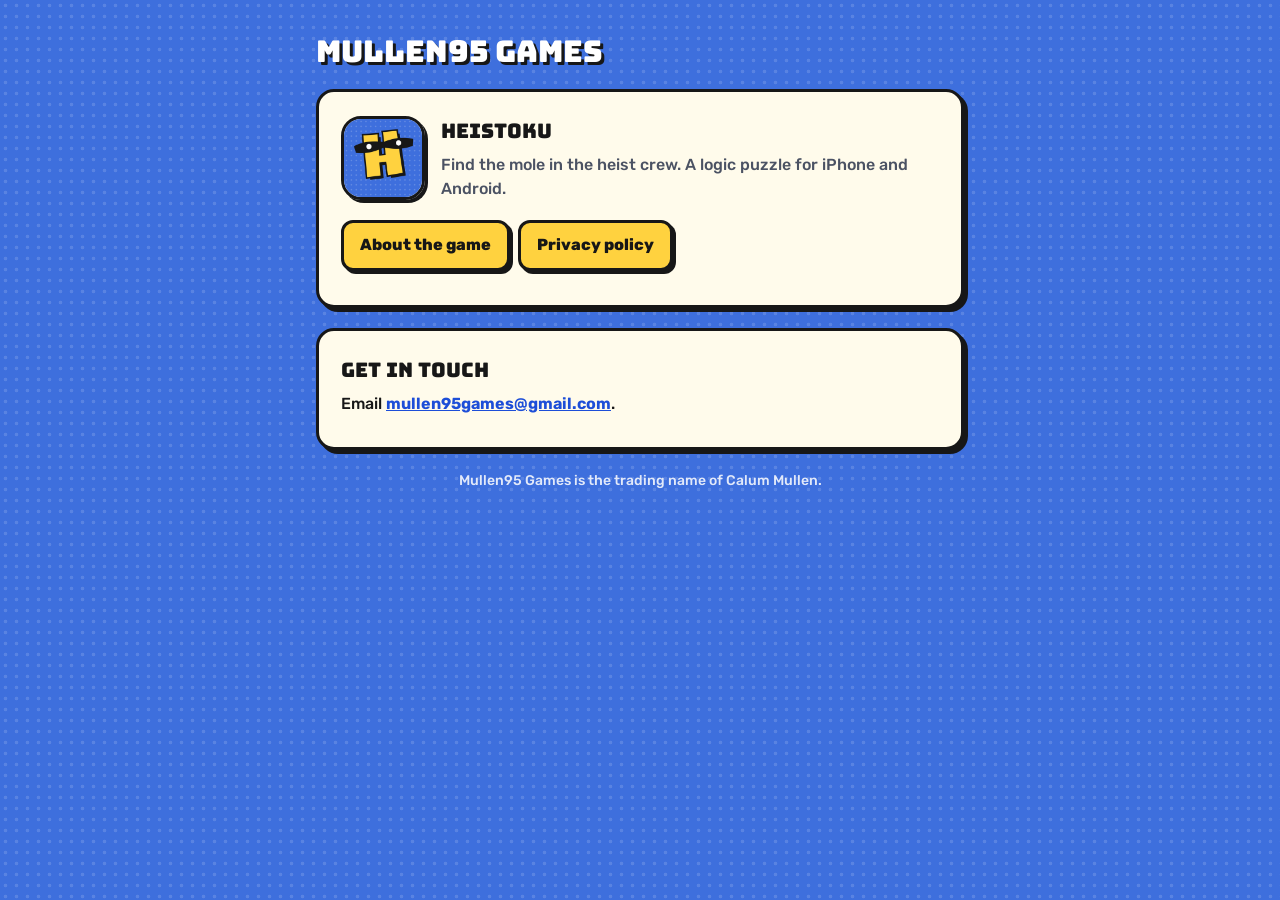
<file: index.html>
<!doctype html>
<html lang="en-GB">
<head>
<meta charset="utf-8"><meta name="viewport" content="width=device-width, initial-scale=1">
<title>Mullen95 Games</title>
<link rel="preconnect" href="https://fonts.googleapis.com"><link rel="preconnect" href="https://fonts.gstatic.com" crossorigin>
<link href="https://fonts.googleapis.com/css2?family=Bungee&family=Rubik:wght@500;700;800&display=swap" rel="stylesheet">
<link rel="stylesheet" href="style.css">
</head>
<body><main>
<h1>Mullen95 Games</h1>
<div class="card">
 <div class="app"><img src="heistoku/icon.png" alt=""><div><h2>Heistoku</h2><p>Find the mole in the heist crew. A logic puzzle for iPhone and Android.</p></div></div>
 <p style="margin-top:14px"><a class="btn" href="heistoku/">About the game</a><a class="btn" href="heistoku/privacy.html">Privacy policy</a></p>
</div>
<div class="card">
 <h2>Get in touch</h2>
 <p>Email <a href="mailto:mullen95games@gmail.com">mullen95games@gmail.com</a>.</p>
</div>
<footer>Mullen95 Games is the trading name of Calum Mullen.</footer>
</main></body>
</html>
</file>
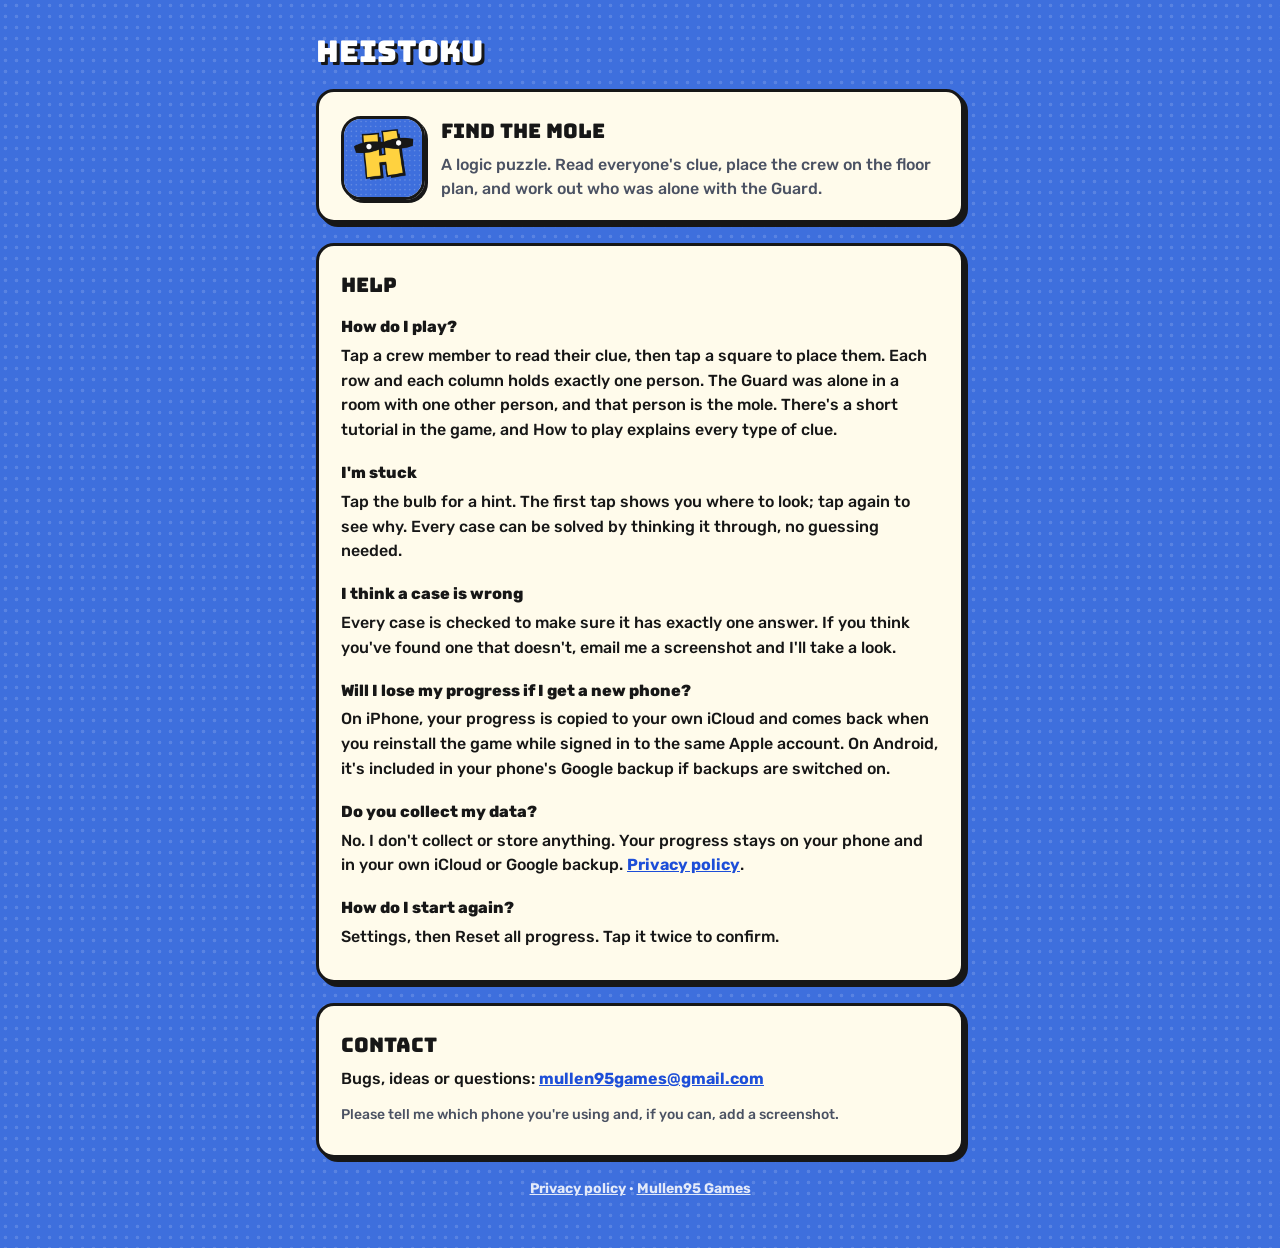
<file: heistoku/index.html>
<!doctype html>
<html lang="en-GB">
<head>
<meta charset="utf-8"><meta name="viewport" content="width=device-width, initial-scale=1">
<title>Heistoku – Help and support</title>
<link rel="preconnect" href="https://fonts.googleapis.com"><link rel="preconnect" href="https://fonts.gstatic.com" crossorigin>
<link href="https://fonts.googleapis.com/css2?family=Bungee&family=Rubik:wght@500;700;800&display=swap" rel="stylesheet">
<link rel="stylesheet" href="../style.css">
</head>
<body><main>
<h1>Heistoku</h1>
<div class="card">
 <div class="app"><img src="icon.png" alt="Heistoku app icon"><div><h2>Find the mole</h2><p>A logic puzzle. Read everyone's clue, place the crew on the floor plan, and work out who was alone with the Guard.</p></div></div>
</div>

<div class="card">
 <h2>Help</h2>
 <h3>How do I play?</h3>
 <p>Tap a crew member to read their clue, then tap a square to place them. Each row and each column holds exactly one person. The Guard was alone in a room with one other person, and that person is the mole. There's a short tutorial in the game, and How to play explains every type of clue.</p>
 <h3>I'm stuck</h3>
 <p>Tap the bulb for a hint. The first tap shows you where to look; tap again to see why. Every case can be solved by thinking it through, no guessing needed.</p>
 <h3>I think a case is wrong</h3>
 <p>Every case is checked to make sure it has exactly one answer. If you think you've found one that doesn't, email me a screenshot and I'll take a look.</p>
 <h3>Will I lose my progress if I get a new phone?</h3>
 <p>On iPhone, your progress is copied to your own iCloud and comes back when you reinstall the game while signed in to the same Apple account. On Android, it's included in your phone's Google backup if backups are switched on.</p>
 <h3>Do you collect my data?</h3>
 <p>No. I don't collect or store anything. Your progress stays on your phone and in your own iCloud or Google backup. <a href="privacy.html">Privacy policy</a>.</p>
 <h3>How do I start again?</h3>
 <p>Settings, then Reset all progress. Tap it twice to confirm.</p>
</div>

<div class="card">
 <h2>Contact</h2>
 <p>Bugs, ideas or questions: <a href="mailto:mullen95games@gmail.com?subject=Heistoku">mullen95games@gmail.com</a></p>
 <p class="small">Please tell me which phone you're using and, if you can, add a screenshot.</p>
</div>

<footer><a href="privacy.html">Privacy policy</a> · <a href="../">Mullen95 Games</a></footer>
</main></body>
</html>
</file>
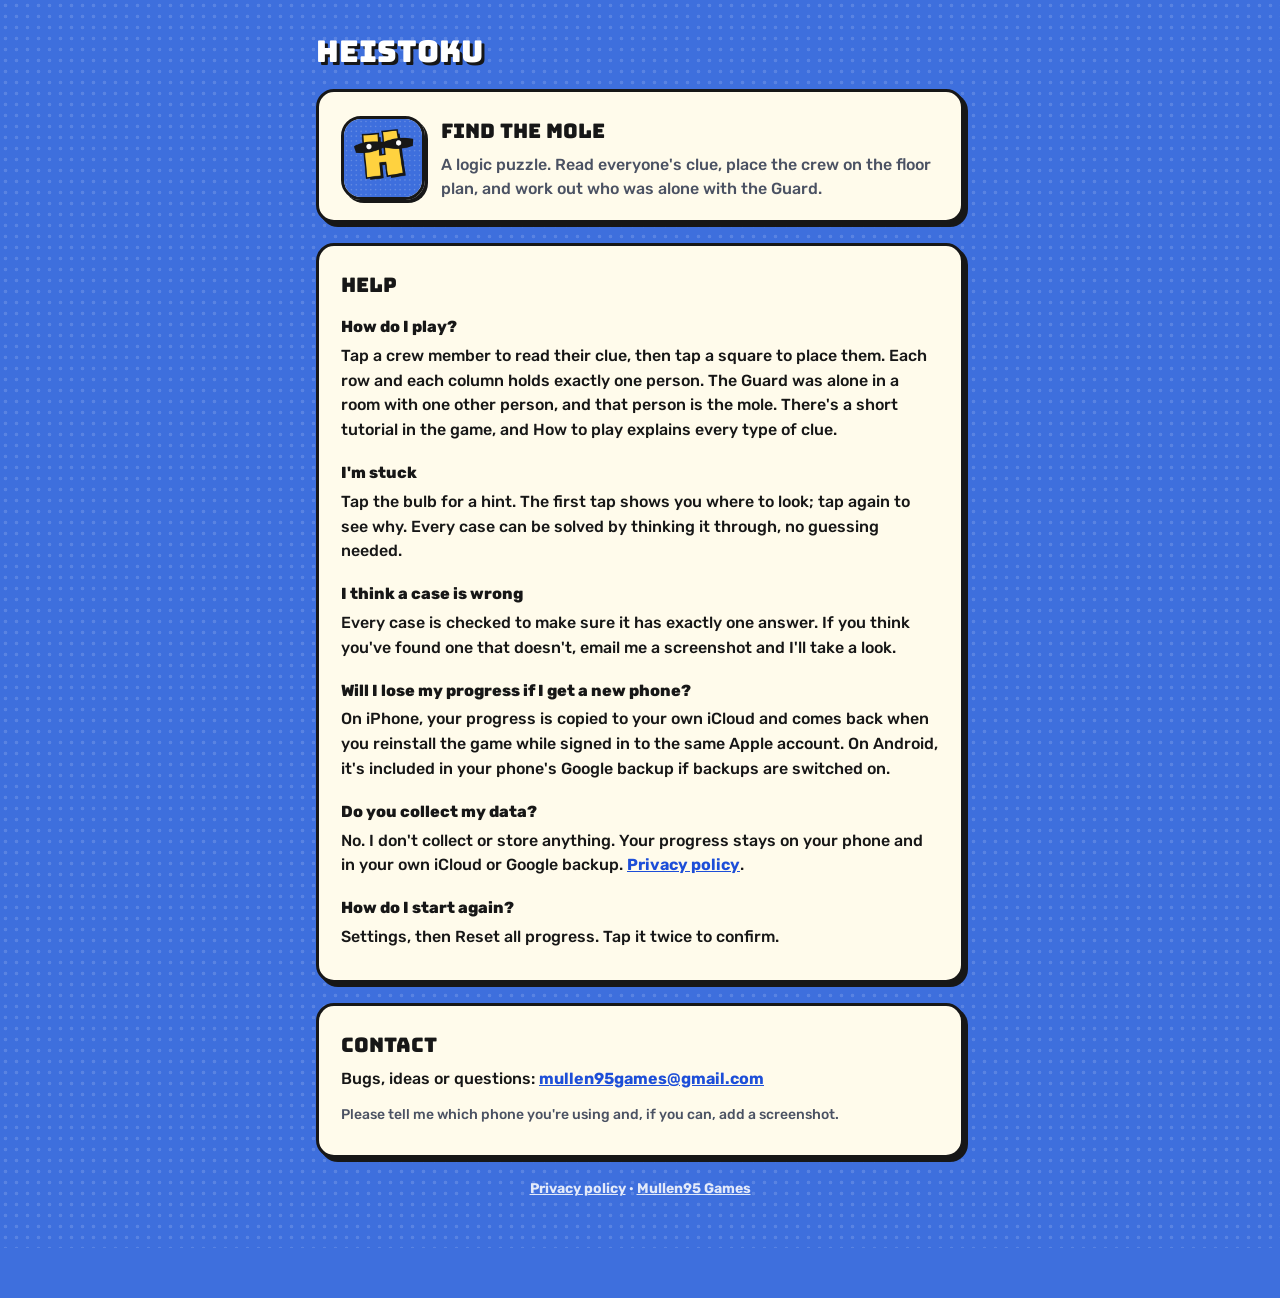
<file: Heistoku/heistoku/index.html>
<!doctype html><html lang="en-GB"><head><meta charset="utf-8"><meta http-equiv="refresh" content="0; url=/heistoku/"><title>Heistoku</title></head><body><a href="/heistoku/">Heistoku</a></body></html>
</file>
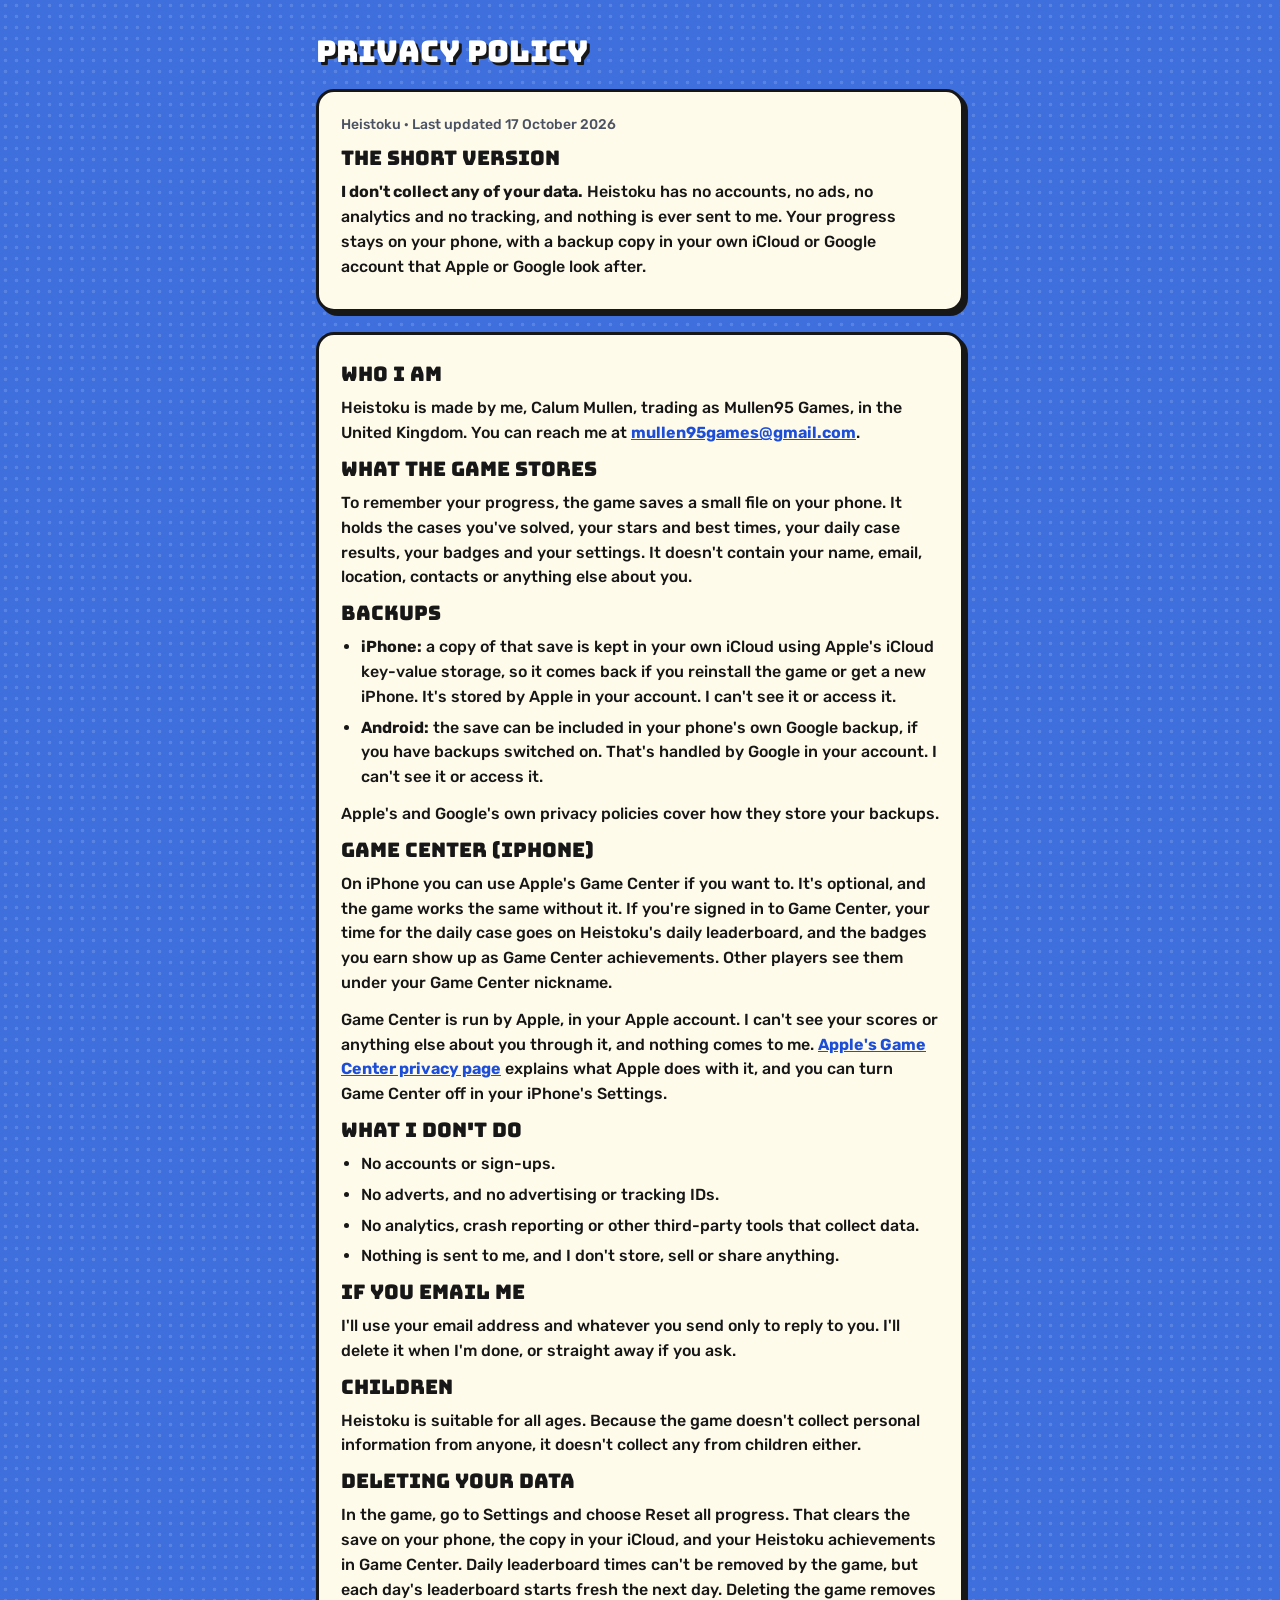
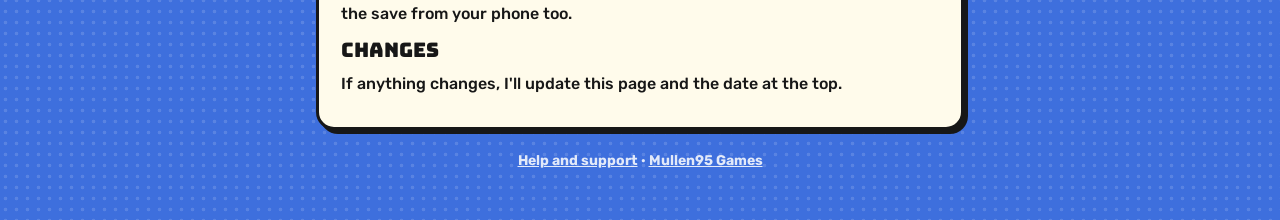
<file: heistoku/privacy.html>
<!doctype html>
<html lang="en-GB">
<head>
<meta charset="utf-8"><meta name="viewport" content="width=device-width, initial-scale=1">
<title>Heistoku – Privacy policy</title>
<link rel="preconnect" href="https://fonts.googleapis.com"><link rel="preconnect" href="https://fonts.gstatic.com" crossorigin>
<link href="https://fonts.googleapis.com/css2?family=Bungee&family=Rubik:wght@500;700;800&display=swap" rel="stylesheet">
<link rel="stylesheet" href="../style.css">
</head>
<body><main>
<h1>Privacy policy</h1>
<div class="card">
 <p class="small">Heistoku · Last updated 17 October 2026</p>
 <h2>The short version</h2>
 <p><b>I don't collect any of your data.</b> Heistoku has no accounts, no ads, no analytics and no tracking, and nothing is ever sent to me. Your progress stays on your phone, with a backup copy in your own iCloud or Google account that Apple or Google look after.</p>
</div>

<div class="card">
 <h2>Who I am</h2>
 <p>Heistoku is made by me, Calum Mullen, trading as Mullen95 Games, in the United Kingdom. You can reach me at <a href="mailto:mullen95games@gmail.com">mullen95games@gmail.com</a>.</p>

 <h2>What the game stores</h2>
 <p>To remember your progress, the game saves a small file on your phone. It holds the cases you've solved, your stars and best times, your daily case results, your badges and your settings. It doesn't contain your name, email, location, contacts or anything else about you.</p>

 <h2>Backups</h2>
 <ul>
  <li><b>iPhone:</b> a copy of that save is kept in your own iCloud using Apple's iCloud key-value storage, so it comes back if you reinstall the game or get a new iPhone. It's stored by Apple in your account. I can't see it or access it.</li>
  <li><b>Android:</b> the save can be included in your phone's own Google backup, if you have backups switched on. That's handled by Google in your account. I can't see it or access it.</li>
 </ul>
 <p>Apple's and Google's own privacy policies cover how they store your backups.</p>

 <h2>Game Center (iPhone)</h2>
 <p>On iPhone you can use Apple's Game Center if you want to. It's optional, and the game works the same without it. If you're signed in to Game Center, your time for the daily case goes on Heistoku's daily leaderboard, and the badges you earn show up as Game Center achievements. Other players see them under your Game Center nickname.</p>
 <p>Game Center is run by Apple, in your Apple account. I can't see your scores or anything else about you through it, and nothing comes to me. <a href="https://www.apple.com/legal/privacy/data/en/game-center/">Apple's Game Center privacy page</a> explains what Apple does with it, and you can turn Game Center off in your iPhone's Settings.</p>
 <h2>What I don't do</h2>
 <ul>
  <li>No accounts or sign-ups.</li>
  <li>No adverts, and no advertising or tracking IDs.</li>
  <li>No analytics, crash reporting or other third-party tools that collect data.</li>
  <li>Nothing is sent to me, and I don't store, sell or share anything.</li>
 </ul>

 <h2>If you email me</h2>
 <p>I'll use your email address and whatever you send only to reply to you. I'll delete it when I'm done, or straight away if you ask.</p>

 <h2>Children</h2>
 <p>Heistoku is suitable for all ages. Because the game doesn't collect personal information from anyone, it doesn't collect any from children either.</p>

 <h2>Deleting your data</h2>
 <p>In the game, go to Settings and choose Reset all progress. That clears the save on your phone, the copy in your iCloud, and your Heistoku achievements in Game Center. Daily leaderboard times can't be removed by the game, but each day's leaderboard starts fresh the next day. Deleting the game removes the save from your phone too.</p>

 <h2>Changes</h2>
 <p>If anything changes, I'll update this page and the date at the top.</p>
</div>
<footer><a href="./">Help and support</a> · <a href="../">Mullen95 Games</a></footer>
</main></body>
</html>
</file>
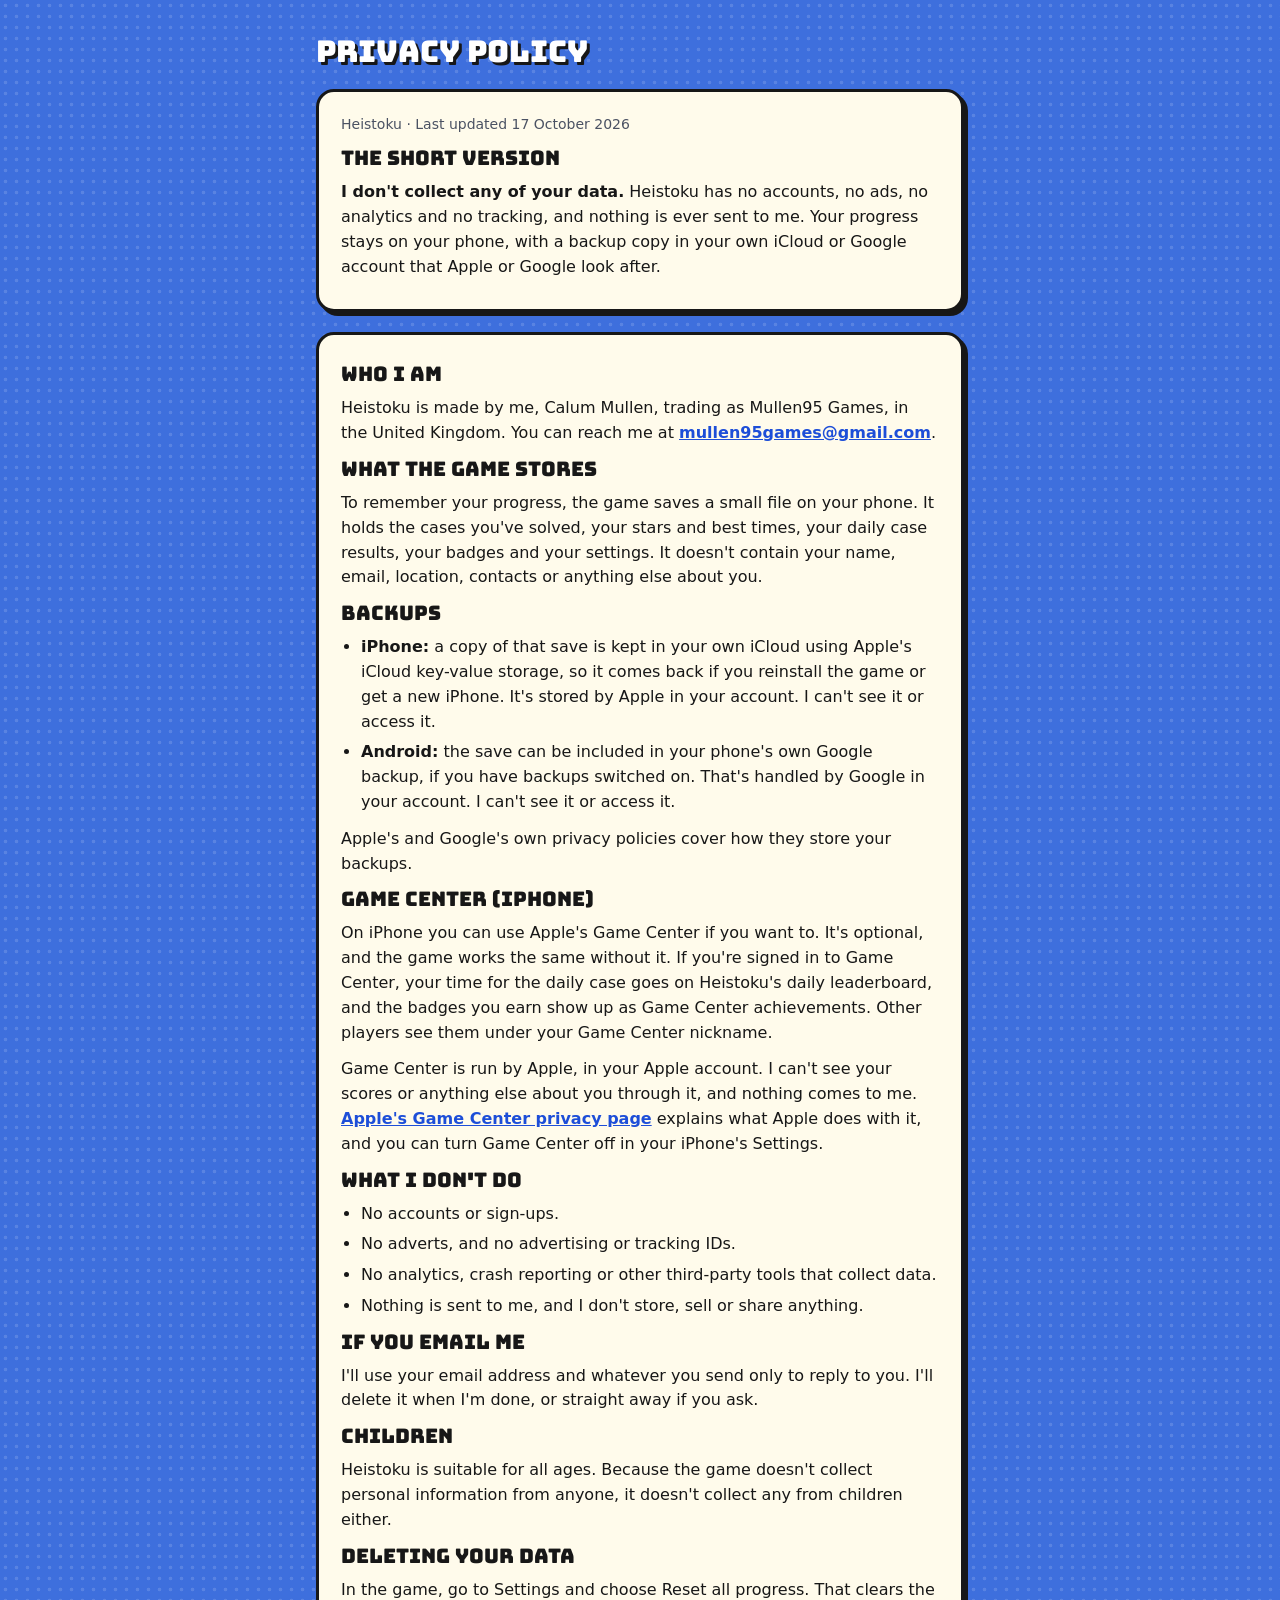
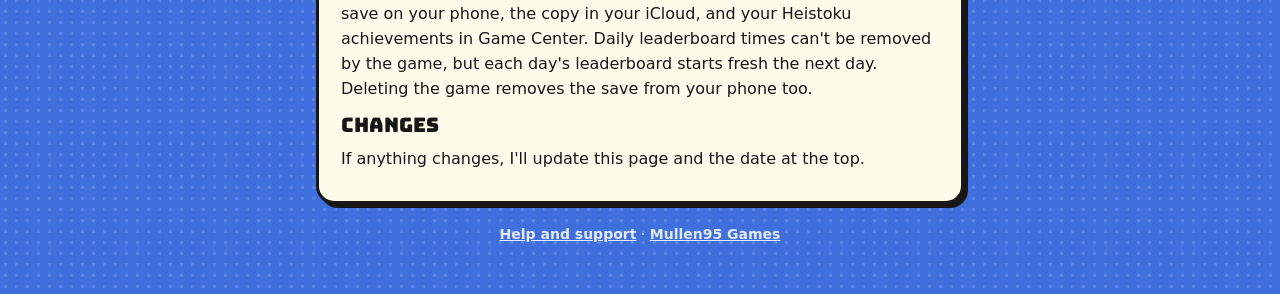
<file: Heistoku/heistoku/privacy.html>
<!doctype html><html lang="en-GB"><head><meta charset="utf-8"><meta http-equiv="refresh" content="0; url=/heistoku/privacy.html"><link rel="canonical" href="/heistoku/privacy.html"><title>Heistoku – Privacy policy</title></head><body><a href="/heistoku/privacy.html">Privacy policy</a></body></html>
</file>
<file: style.css>
:root{--sky:#3e6fdd;--ink:#171717;--paper:#fffbeb;--tape:#ffd23f;--soft:#4b5263}
*{box-sizing:border-box}
html{background:var(--sky)}
body{margin:0;min-height:100vh;background:var(--sky) radial-gradient(#ffffff24 1.6px,transparent 2.1px) 0 0/11px 11px;color:var(--ink);font:500 16px/1.55 "Rubik",system-ui,-apple-system,"Segoe UI",sans-serif}
main{max-width:680px;margin:0 auto;padding:28px 16px 48px}
.card{background:var(--paper);border:3px solid var(--ink);border-radius:18px;box-shadow:4px 4px 0 var(--ink);padding:22px 22px 18px;margin:0 0 20px}
h1,h2{font-family:"Bungee","Arial Black",Impact,sans-serif;font-weight:400;line-height:1.15;margin:0 0 10px}
h1{font-size:30px;color:#fff;text-shadow:3px 3px 0 var(--ink);margin:6px 0 20px}
h2{font-size:20px;margin-top:6px}
h3{font-size:16px;font-weight:800;margin:18px 0 4px}
p,ul{margin:0 0 12px}ul{padding-left:20px}li{margin:0 0 6px}
a{color:#1d4ed8;font-weight:700}
.app{display:flex;gap:16px;align-items:center}
.app img{width:84px;height:84px;border-radius:20px;border:3px solid var(--ink);box-shadow:3px 3px 0 var(--ink);flex:none}
.app p{margin:4px 0 0;color:var(--soft)}
.btn{display:inline-block;margin:4px 8px 4px 0;padding:10px 16px;border:3px solid var(--ink);border-radius:12px;background:var(--tape);box-shadow:3px 3px 0 var(--ink);color:var(--ink);text-decoration:none;font-weight:800}
.small{font-size:14px;color:var(--soft)}
footer{color:#fff;font-size:14px;text-align:center;opacity:.85}
footer a{color:#fff}
</file>
